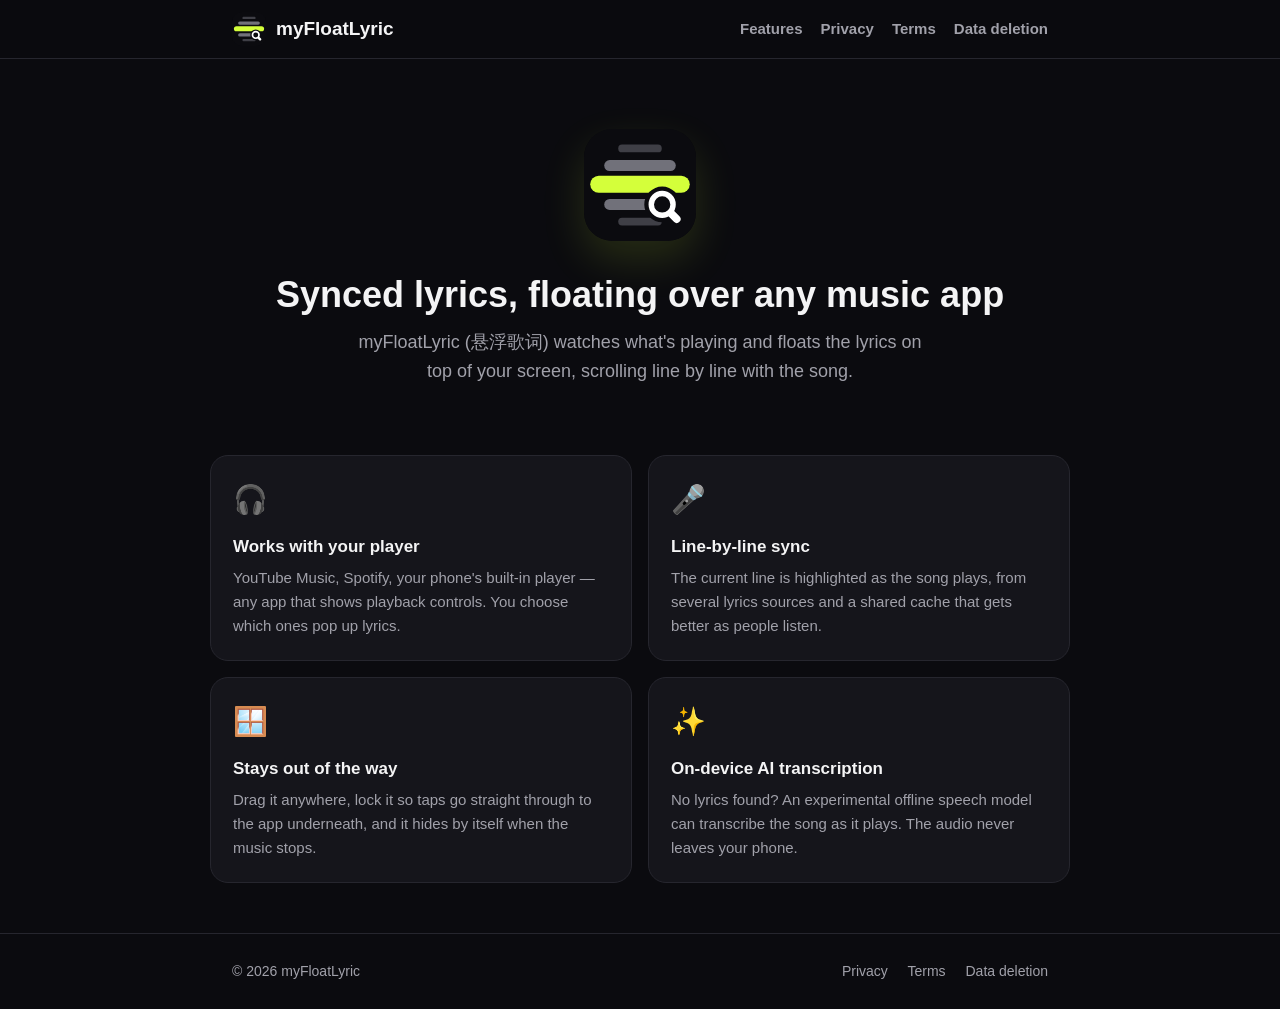
<file: index.html>
<!DOCTYPE html>
<html lang="en">
<head>
<meta charset="UTF-8">
<title>myFloatLyric — Synced lyrics over any music app</title>
<meta name="viewport" content="width=device-width, initial-scale=1">
<meta name="description" content="myFloatLyric (悬浮歌词) floats synced, scrolling lyrics over whatever music app you're using — YouTube Music, Spotify, your phone's own player and more.">
<link rel="icon" href="favicon.svg" type="image/svg+xml">
<link rel="stylesheet" href="assets/site.css">
</head>
<body>

<header>
  <div class="wrap">
    <nav>
      <a class="brand" href="index.html"><img src="assets/logo.svg" alt=""> myFloatLyric</a>
      <div class="nav-links">
        <a href="index.html#features">Features</a>
        <a href="privacy.html">Privacy</a>
        <a href="terms.html">Terms</a>
        <a href="data-deletion.html">Data deletion</a>
      </div>
    </nav>
  </div>
</header>

<main>
  <section class="wrap hero">
    <img class="logo" src="assets/logo.svg" alt="myFloatLyric app icon">
    <h1>Synced lyrics, floating over any music app</h1>
    <p>myFloatLyric (悬浮歌词) watches what's playing and floats the lyrics on top of your screen, scrolling line by line with the song.</p>
  </section>

  <section class="wrap features" id="features">
    <div class="feature">
      <div class="icon">🎧</div>
      <h3>Works with your player</h3>
      <p>YouTube Music, Spotify, your phone's built-in player — any app that shows playback controls. You choose which ones pop up lyrics.</p>
    </div>
    <div class="feature">
      <div class="icon">🎤</div>
      <h3>Line-by-line sync</h3>
      <p>The current line is highlighted as the song plays, from several lyrics sources and a shared cache that gets better as people listen.</p>
    </div>
    <div class="feature">
      <div class="icon">🪟</div>
      <h3>Stays out of the way</h3>
      <p>Drag it anywhere, lock it so taps go straight through to the app underneath, and it hides by itself when the music stops.</p>
    </div>
    <div class="feature">
      <div class="icon">✨</div>
      <h3>On-device AI transcription</h3>
      <p>No lyrics found? An experimental offline speech model can transcribe the song as it plays. The audio never leaves your phone.</p>
    </div>
  </section>
</main>

<footer>
  <div class="wrap">
    <span>© 2026 myFloatLyric</span>
    <span>
      <a href="privacy.html">Privacy</a>
      <a href="terms.html">Terms</a>
      <a href="data-deletion.html">Data deletion</a>
    </span>
  </div>
</footer>

</body>
</html>
</file>
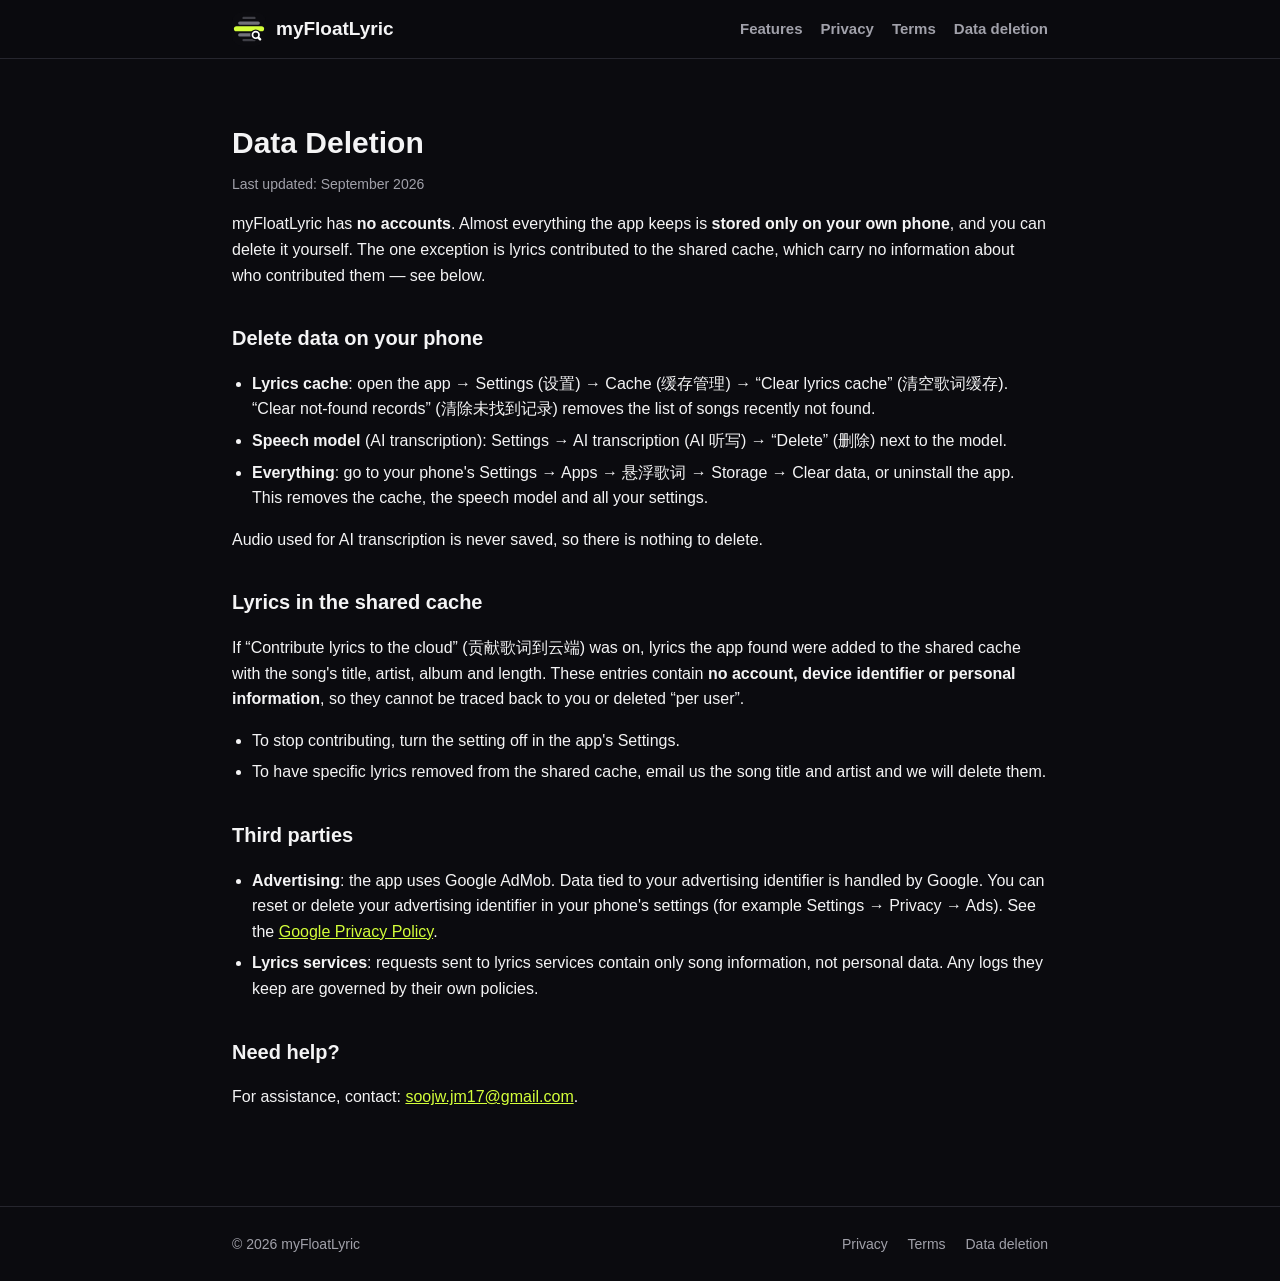
<file: data-deletion.html>
<!DOCTYPE html>
<html lang="en">
<head>
<meta charset="UTF-8">
<title>myFloatLyric — Data Deletion</title>
<meta name="viewport" content="width=device-width, initial-scale=1">
<link rel="icon" href="favicon.svg" type="image/svg+xml">
<link rel="stylesheet" href="assets/site.css">
</head>
<body>

<header>
  <div class="wrap">
    <nav>
      <a class="brand" href="index.html"><img src="assets/logo.svg" alt=""> myFloatLyric</a>
      <div class="nav-links">
        <a href="index.html#features">Features</a>
        <a href="privacy.html">Privacy</a>
        <a href="terms.html">Terms</a>
        <a href="data-deletion.html">Data deletion</a>
      </div>
    </nav>
  </div>
</header>

<main class="wrap legal-page">
  <h1>Data Deletion</h1>
  <p class="updated">Last updated: September 2026</p>

  <p>myFloatLyric has <strong>no accounts</strong>. Almost everything the app keeps is <strong>stored only on your own phone</strong>, and you can delete it yourself. The one exception is lyrics contributed to the shared cache, which carry no information about who contributed them — see below.</p>

  <h2>Delete data on your phone</h2>
  <ul>
    <li><strong>Lyrics cache</strong>: open the app → Settings (设置) → Cache (缓存管理) → “Clear lyrics cache” (清空歌词缓存). “Clear not-found records” (清除未找到记录) removes the list of songs recently not found.</li>
    <li><strong>Speech model</strong> (AI transcription): Settings → AI transcription (AI 听写) → “Delete” (删除) next to the model.</li>
    <li><strong>Everything</strong>: go to your phone's Settings → Apps → 悬浮歌词 → Storage → Clear data, or uninstall the app. This removes the cache, the speech model and all your settings.</li>
  </ul>
  <p>Audio used for AI transcription is never saved, so there is nothing to delete.</p>

  <h2>Lyrics in the shared cache</h2>
  <p>If “Contribute lyrics to the cloud” (贡献歌词到云端) was on, lyrics the app found were added to the shared cache with the song's title, artist, album and length. These entries contain <strong>no account, device identifier or personal information</strong>, so they cannot be traced back to you or deleted “per user”.</p>
  <ul>
    <li>To stop contributing, turn the setting off in the app's Settings.</li>
    <li>To have specific lyrics removed from the shared cache, email us the song title and artist and we will delete them.</li>
  </ul>

  <h2>Third parties</h2>
  <ul>
    <li><strong>Advertising</strong>: the app uses Google AdMob. Data tied to your advertising identifier is handled by Google. You can reset or delete your advertising identifier in your phone's settings (for example Settings → Privacy → Ads). See the <a href="https://policies.google.com/privacy" target="_blank" rel="noopener">Google Privacy Policy</a>.</li>
    <li><strong>Lyrics services</strong>: requests sent to lyrics services contain only song information, not personal data. Any logs they keep are governed by their own policies.</li>
  </ul>

  <h2>Need help?</h2>
  <p>For assistance, contact: <a href="mailto:soojw.jm17@gmail.com">soojw.jm17@gmail.com</a>.</p>
</main>

<footer>
  <div class="wrap">
    <span>© 2026 myFloatLyric</span>
    <span>
      <a href="privacy.html">Privacy</a>
      <a href="terms.html">Terms</a>
      <a href="data-deletion.html">Data deletion</a>
    </span>
  </div>
</footer>

</body>
</html>
</file>
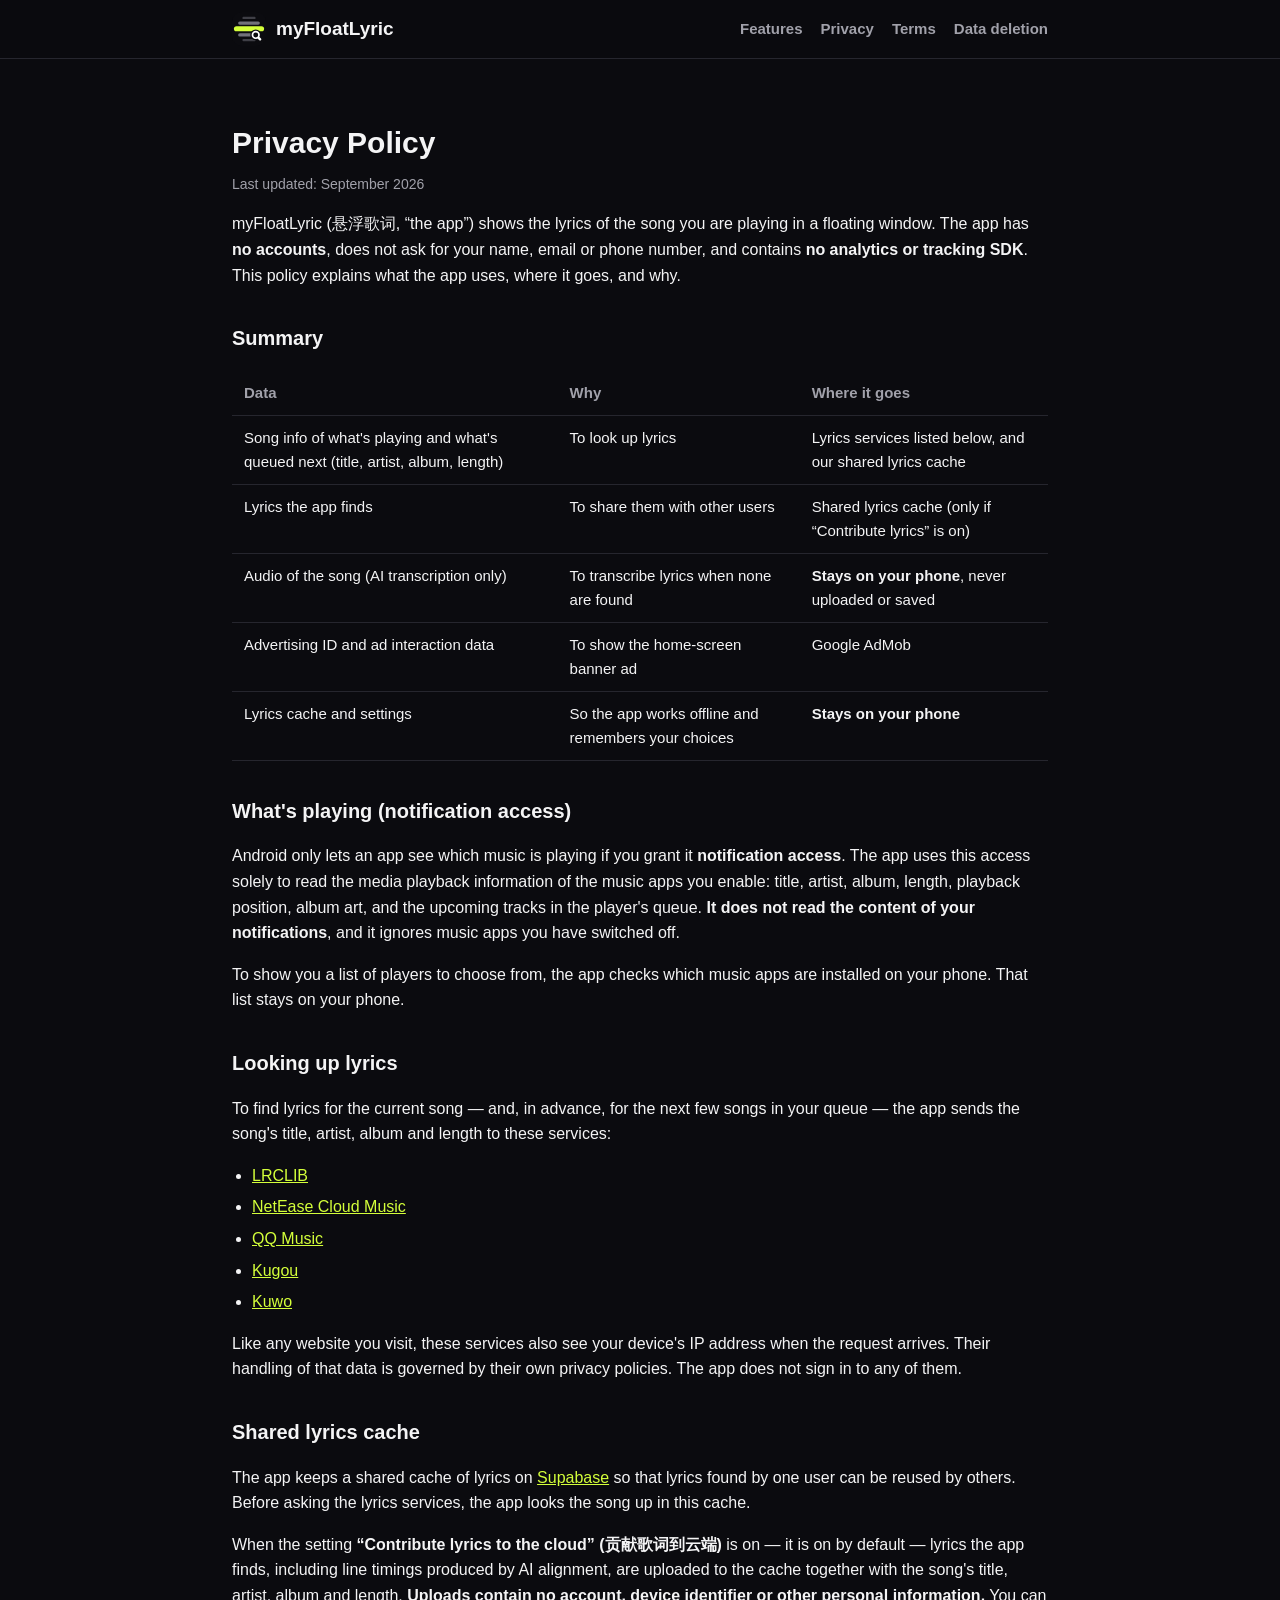
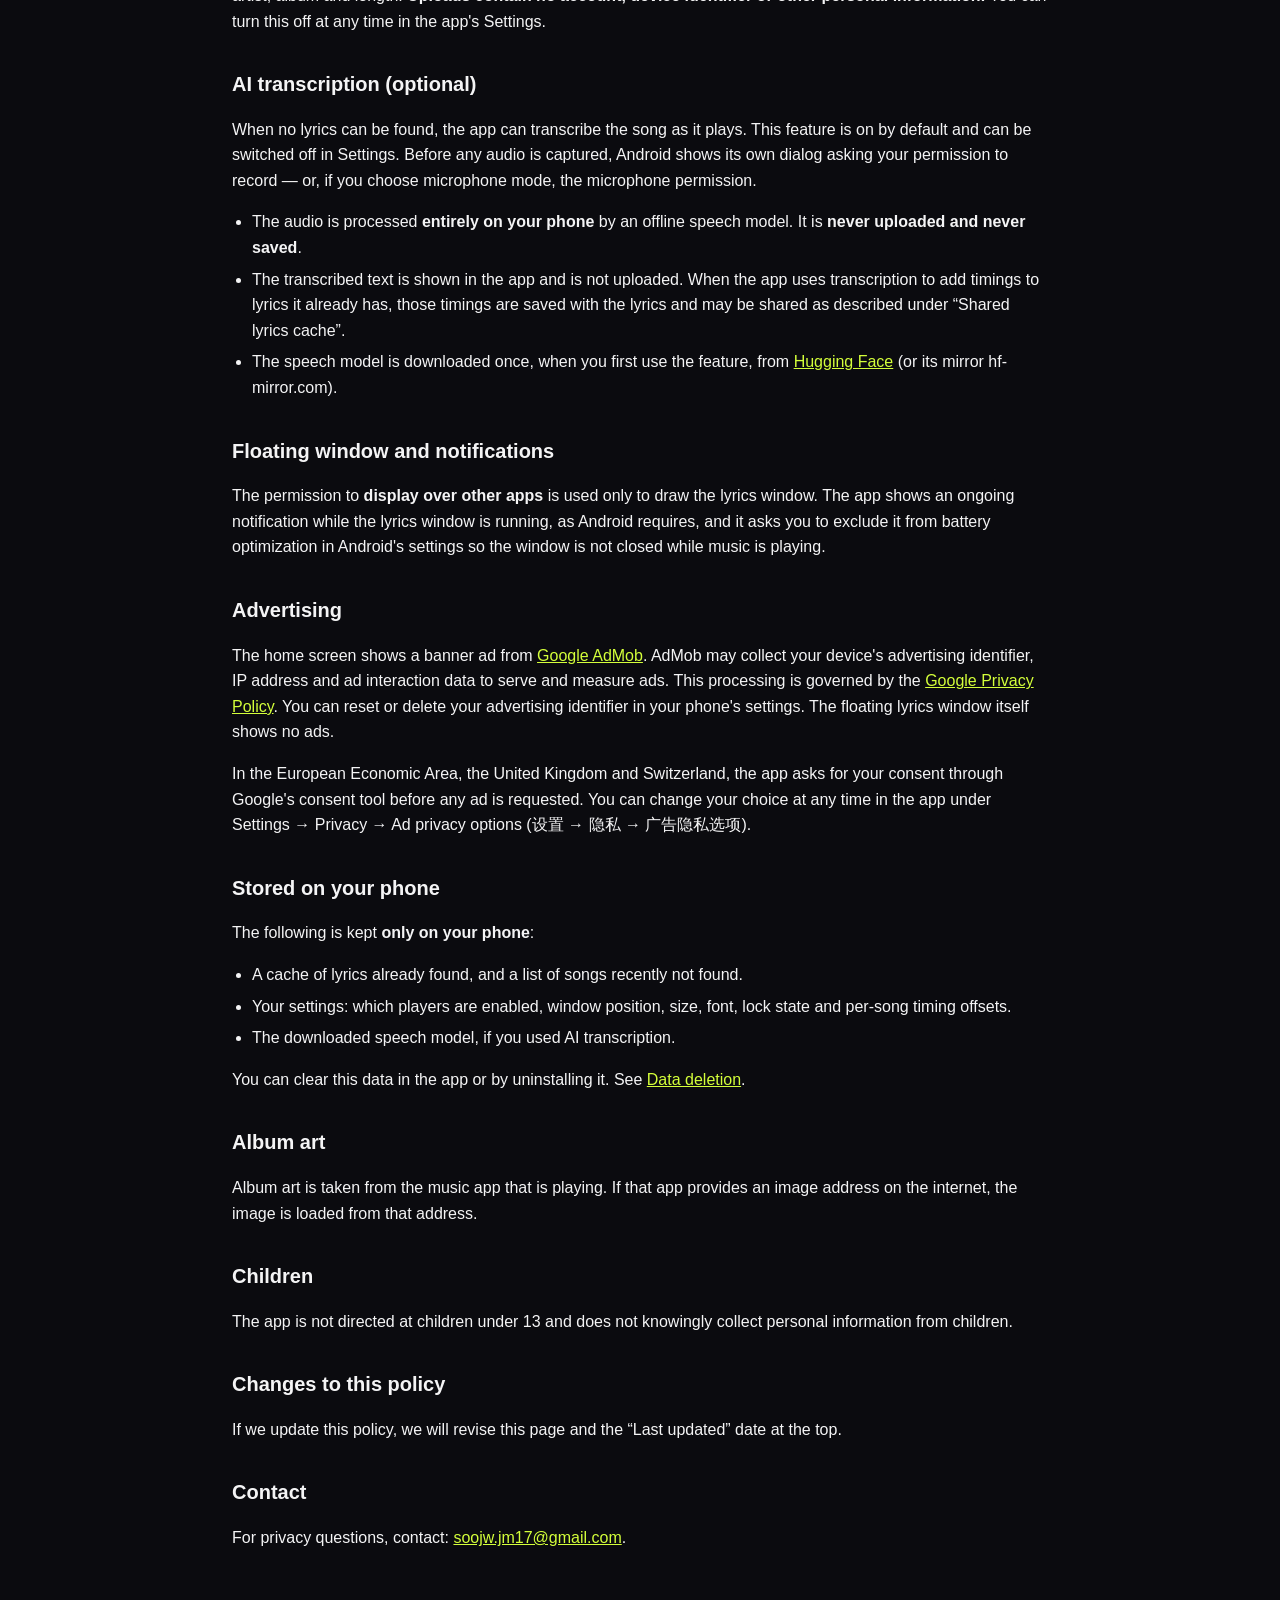
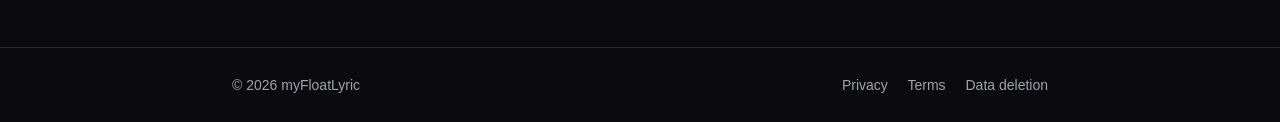
<file: privacy.html>
<!DOCTYPE html>
<html lang="en">
<head>
<meta charset="UTF-8">
<title>myFloatLyric — Privacy Policy</title>
<meta name="viewport" content="width=device-width, initial-scale=1">
<link rel="icon" href="favicon.svg" type="image/svg+xml">
<link rel="stylesheet" href="assets/site.css">
</head>
<body>

<header>
  <div class="wrap">
    <nav>
      <a class="brand" href="index.html"><img src="assets/logo.svg" alt=""> myFloatLyric</a>
      <div class="nav-links">
        <a href="index.html#features">Features</a>
        <a href="privacy.html">Privacy</a>
        <a href="terms.html">Terms</a>
        <a href="data-deletion.html">Data deletion</a>
      </div>
    </nav>
  </div>
</header>

<main class="wrap legal-page">
  <h1>Privacy Policy</h1>
  <p class="updated">Last updated: September 2026</p>

  <p>myFloatLyric (悬浮歌词, “the app”) shows the lyrics of the song you are playing in a floating window. The app has <strong>no accounts</strong>, does not ask for your name, email or phone number, and contains <strong>no analytics or tracking SDK</strong>. This policy explains what the app uses, where it goes, and why.</p>

  <h2>Summary</h2>
  <div class="table-scroll">
  <table>
    <tr><th>Data</th><th>Why</th><th>Where it goes</th></tr>
    <tr><td>Song info of what's playing and what's queued next (title, artist, album, length)</td><td>To look up lyrics</td><td>Lyrics services listed below, and our shared lyrics cache</td></tr>
    <tr><td>Lyrics the app finds</td><td>To share them with other users</td><td>Shared lyrics cache (only if “Contribute lyrics” is on)</td></tr>
    <tr><td>Audio of the song (AI transcription only)</td><td>To transcribe lyrics when none are found</td><td><strong>Stays on your phone</strong>, never uploaded or saved</td></tr>
    <tr><td>Advertising ID and ad interaction data</td><td>To show the home-screen banner ad</td><td>Google AdMob</td></tr>
    <tr><td>Lyrics cache and settings</td><td>So the app works offline and remembers your choices</td><td><strong>Stays on your phone</strong></td></tr>
  </table>
  </div>

  <h2>What's playing (notification access)</h2>
  <p>Android only lets an app see which music is playing if you grant it <strong>notification access</strong>. The app uses this access solely to read the media playback information of the music apps you enable: title, artist, album, length, playback position, album art, and the upcoming tracks in the player's queue. <strong>It does not read the content of your notifications</strong>, and it ignores music apps you have switched off.</p>
  <p>To show you a list of players to choose from, the app checks which music apps are installed on your phone. That list stays on your phone.</p>

  <h2>Looking up lyrics</h2>
  <p>To find lyrics for the current song — and, in advance, for the next few songs in your queue — the app sends the song's title, artist, album and length to these services:</p>
  <ul>
    <li><a href="https://lrclib.net" target="_blank" rel="noopener">LRCLIB</a></li>
    <li><a href="https://music.163.com" target="_blank" rel="noopener">NetEase Cloud Music</a></li>
    <li><a href="https://y.qq.com" target="_blank" rel="noopener">QQ Music</a></li>
    <li><a href="https://www.kugou.com" target="_blank" rel="noopener">Kugou</a></li>
    <li><a href="https://www.kuwo.cn" target="_blank" rel="noopener">Kuwo</a></li>
  </ul>
  <p>Like any website you visit, these services also see your device's IP address when the request arrives. Their handling of that data is governed by their own privacy policies. The app does not sign in to any of them.</p>

  <h2>Shared lyrics cache</h2>
  <p>The app keeps a shared cache of lyrics on <a href="https://supabase.com" target="_blank" rel="noopener">Supabase</a> so that lyrics found by one user can be reused by others. Before asking the lyrics services, the app looks the song up in this cache.</p>
  <p>When the setting <strong>“Contribute lyrics to the cloud” (贡献歌词到云端)</strong> is on — it is on by default — lyrics the app finds, including line timings produced by AI alignment, are uploaded to the cache together with the song's title, artist, album and length. <strong>Uploads contain no account, device identifier or other personal information.</strong> You can turn this off at any time in the app's Settings.</p>

  <h2>AI transcription (optional)</h2>
  <p>When no lyrics can be found, the app can transcribe the song as it plays. This feature is on by default and can be switched off in Settings. Before any audio is captured, Android shows its own dialog asking your permission to record — or, if you choose microphone mode, the microphone permission.</p>
  <ul>
    <li>The audio is processed <strong>entirely on your phone</strong> by an offline speech model. It is <strong>never uploaded and never saved</strong>.</li>
    <li>The transcribed text is shown in the app and is not uploaded. When the app uses transcription to add timings to lyrics it already has, those timings are saved with the lyrics and may be shared as described under “Shared lyrics cache”.</li>
    <li>The speech model is downloaded once, when you first use the feature, from <a href="https://huggingface.co" target="_blank" rel="noopener">Hugging Face</a> (or its mirror hf-mirror.com).</li>
  </ul>

  <h2>Floating window and notifications</h2>
  <p>The permission to <strong>display over other apps</strong> is used only to draw the lyrics window. The app shows an ongoing notification while the lyrics window is running, as Android requires, and it asks you to exclude it from battery optimization in Android's settings so the window is not closed while music is playing.</p>

  <h2>Advertising</h2>
  <p>The home screen shows a banner ad from <a href="https://admob.google.com" target="_blank" rel="noopener">Google AdMob</a>. AdMob may collect your device's advertising identifier, IP address and ad interaction data to serve and measure ads. This processing is governed by the <a href="https://policies.google.com/privacy" target="_blank" rel="noopener">Google Privacy Policy</a>. You can reset or delete your advertising identifier in your phone's settings. The floating lyrics window itself shows no ads.</p>
  <p>In the European Economic Area, the United Kingdom and Switzerland, the app asks for your consent through Google's consent tool before any ad is requested. You can change your choice at any time in the app under Settings → Privacy → Ad privacy options (设置 → 隐私 → 广告隐私选项).</p>

  <h2>Stored on your phone</h2>
  <p>The following is kept <strong>only on your phone</strong>:</p>
  <ul>
    <li>A cache of lyrics already found, and a list of songs recently not found.</li>
    <li>Your settings: which players are enabled, window position, size, font, lock state and per-song timing offsets.</li>
    <li>The downloaded speech model, if you used AI transcription.</li>
  </ul>
  <p>You can clear this data in the app or by uninstalling it. See <a href="data-deletion.html">Data deletion</a>.</p>

  <h2>Album art</h2>
  <p>Album art is taken from the music app that is playing. If that app provides an image address on the internet, the image is loaded from that address.</p>

  <h2>Children</h2>
  <p>The app is not directed at children under 13 and does not knowingly collect personal information from children.</p>

  <h2>Changes to this policy</h2>
  <p>If we update this policy, we will revise this page and the “Last updated” date at the top.</p>

  <h2>Contact</h2>
  <p>For privacy questions, contact: <a href="mailto:soojw.jm17@gmail.com">soojw.jm17@gmail.com</a>.</p>
</main>

<footer>
  <div class="wrap">
    <span>© 2026 myFloatLyric</span>
    <span>
      <a href="privacy.html">Privacy</a>
      <a href="terms.html">Terms</a>
      <a href="data-deletion.html">Data deletion</a>
    </span>
  </div>
</footer>

</body>
</html>
</file>
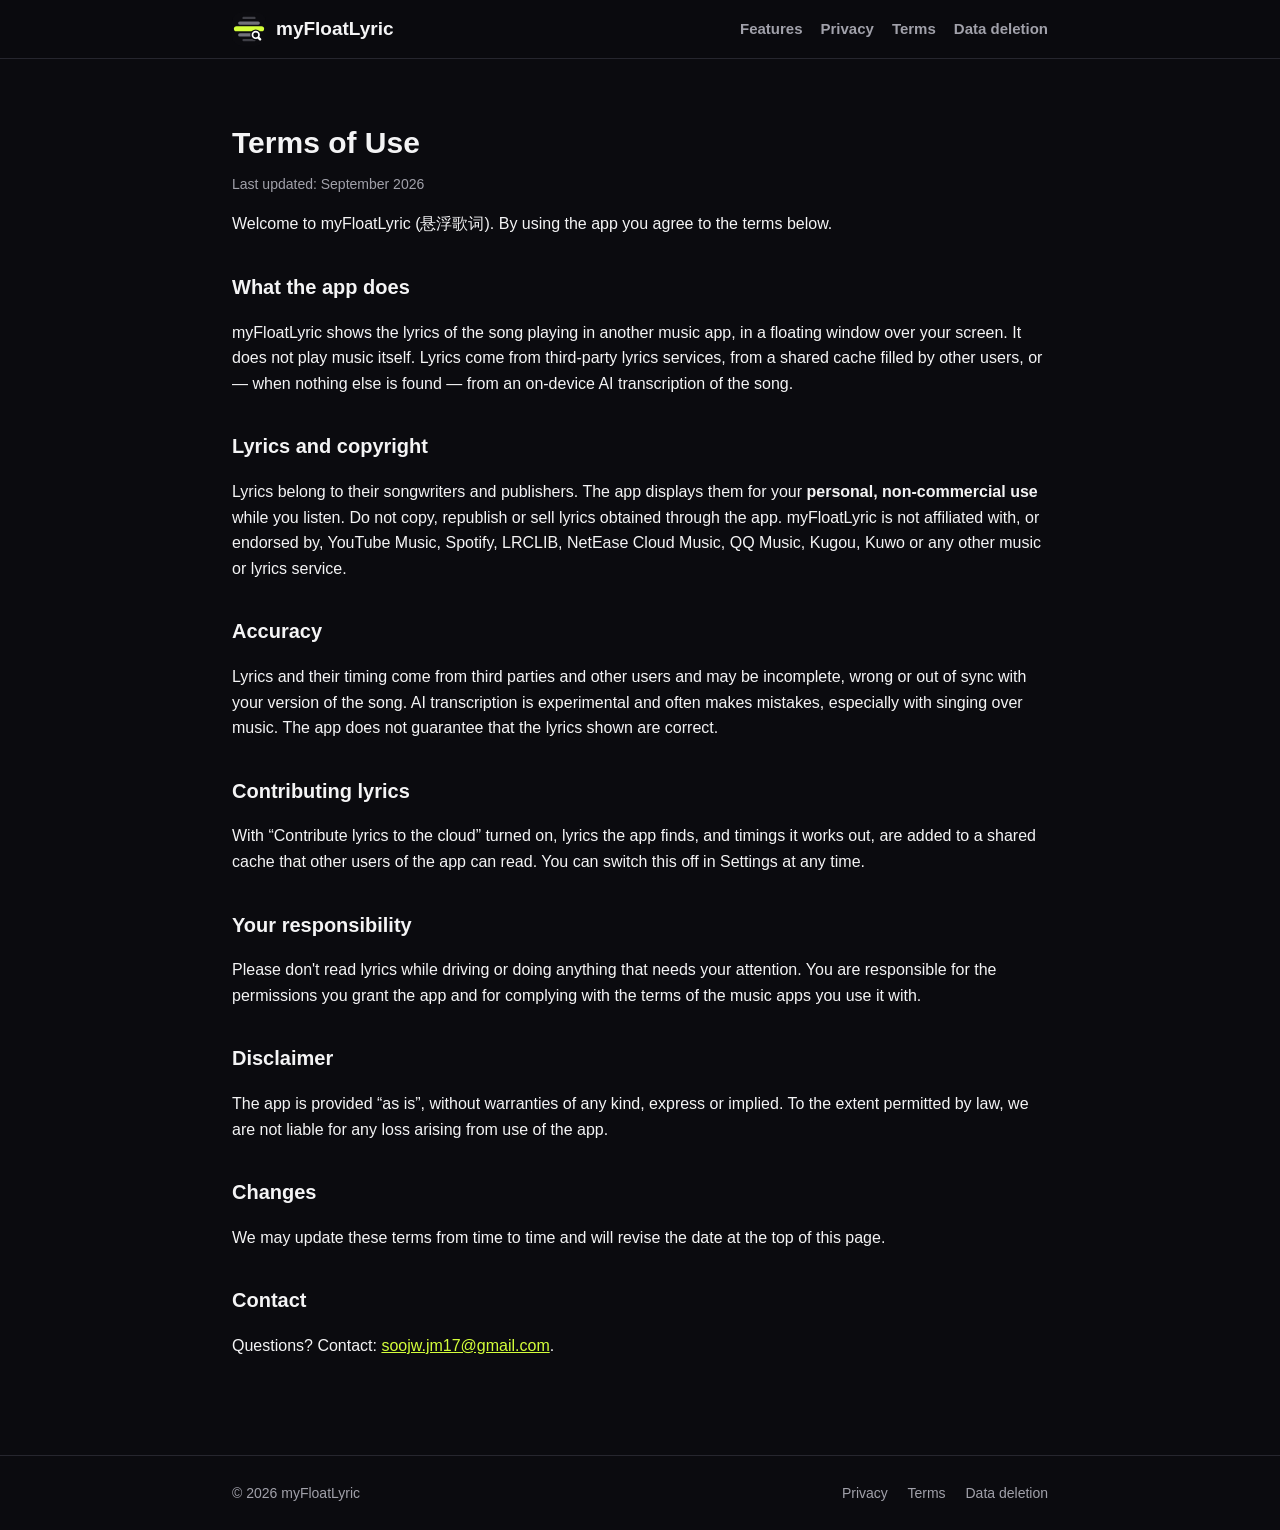
<file: terms.html>
<!DOCTYPE html>
<html lang="en">
<head>
<meta charset="UTF-8">
<title>myFloatLyric — Terms of Use</title>
<meta name="viewport" content="width=device-width, initial-scale=1">
<link rel="icon" href="favicon.svg" type="image/svg+xml">
<link rel="stylesheet" href="assets/site.css">
</head>
<body>

<header>
  <div class="wrap">
    <nav>
      <a class="brand" href="index.html"><img src="assets/logo.svg" alt=""> myFloatLyric</a>
      <div class="nav-links">
        <a href="index.html#features">Features</a>
        <a href="privacy.html">Privacy</a>
        <a href="terms.html">Terms</a>
        <a href="data-deletion.html">Data deletion</a>
      </div>
    </nav>
  </div>
</header>

<main class="wrap legal-page">
  <h1>Terms of Use</h1>
  <p class="updated">Last updated: September 2026</p>

  <p>Welcome to myFloatLyric (悬浮歌词). By using the app you agree to the terms below.</p>

  <h2>What the app does</h2>
  <p>myFloatLyric shows the lyrics of the song playing in another music app, in a floating window over your screen. It does not play music itself. Lyrics come from third-party lyrics services, from a shared cache filled by other users, or — when nothing else is found — from an on-device AI transcription of the song.</p>

  <h2>Lyrics and copyright</h2>
  <p>Lyrics belong to their songwriters and publishers. The app displays them for your <strong>personal, non-commercial use</strong> while you listen. Do not copy, republish or sell lyrics obtained through the app. myFloatLyric is not affiliated with, or endorsed by, YouTube Music, Spotify, LRCLIB, NetEase Cloud Music, QQ Music, Kugou, Kuwo or any other music or lyrics service.</p>

  <h2>Accuracy</h2>
  <p>Lyrics and their timing come from third parties and other users and may be incomplete, wrong or out of sync with your version of the song. AI transcription is experimental and often makes mistakes, especially with singing over music. The app does not guarantee that the lyrics shown are correct.</p>

  <h2>Contributing lyrics</h2>
  <p>With “Contribute lyrics to the cloud” turned on, lyrics the app finds, and timings it works out, are added to a shared cache that other users of the app can read. You can switch this off in Settings at any time.</p>

  <h2>Your responsibility</h2>
  <p>Please don't read lyrics while driving or doing anything that needs your attention. You are responsible for the permissions you grant the app and for complying with the terms of the music apps you use it with.</p>

  <h2>Disclaimer</h2>
  <p>The app is provided “as is”, without warranties of any kind, express or implied. To the extent permitted by law, we are not liable for any loss arising from use of the app.</p>

  <h2>Changes</h2>
  <p>We may update these terms from time to time and will revise the date at the top of this page.</p>

  <h2>Contact</h2>
  <p>Questions? Contact: <a href="mailto:soojw.jm17@gmail.com">soojw.jm17@gmail.com</a>.</p>
</main>

<footer>
  <div class="wrap">
    <span>© 2026 myFloatLyric</span>
    <span>
      <a href="privacy.html">Privacy</a>
      <a href="terms.html">Terms</a>
      <a href="data-deletion.html">Data deletion</a>
    </span>
  </div>
</footer>

</body>
</html>
</file>
<file: assets/site.css>
:root {
  --lime: #d4ff3a;
  --ink: #f4f4f5;
  --muted: #a1a1aa;
  --bg: #0b0b0f;
  --card: #15151b;
  --line: #26262e;
  --radius: 18px;
}

* { box-sizing: border-box; }

html { scroll-behavior: smooth; }

body {
  margin: 0;
  font-family: -apple-system, BlinkMacSystemFont, "Segoe UI", Roboto,
    "Helvetica Neue", Arial, "PingFang SC", "Microsoft YaHei", sans-serif;
  color: var(--ink);
  background: var(--bg);
  line-height: 1.6;
}

.wrap { width: 100%; max-width: 860px; margin: 0 auto; padding: 0 22px; }

a { color: var(--lime); }

/* Header */
header {
  position: sticky;
  top: 0;
  z-index: 10;
  background: rgba(11, 11, 15, 0.88);
  backdrop-filter: blur(10px);
  border-bottom: 1px solid var(--line);
}
nav {
  display: flex;
  align-items: center;
  justify-content: space-between;
  gap: 16px;
  flex-wrap: wrap;
  padding: 12px 0;
}
.brand {
  display: flex;
  align-items: center;
  gap: 10px;
  font-weight: 800;
  font-size: 19px;
  color: var(--ink);
  text-decoration: none;
}
.brand img { width: 34px; height: 34px; border-radius: 10px; }
.nav-links { display: flex; gap: 18px; flex-wrap: wrap; }
.nav-links a {
  color: var(--muted);
  text-decoration: none;
  font-size: 15px;
  font-weight: 600;
}
.nav-links a:hover { color: var(--lime); }

/* Hero */
.hero { text-align: center; padding: 70px 0 40px; }
.hero .logo {
  width: 112px;
  height: 112px;
  margin: 0 auto 24px;
  border-radius: 28px;
  box-shadow: 0 18px 44px rgba(212, 255, 58, 0.14);
}
.hero h1 { font-size: 36px; margin: 0 0 12px; line-height: 1.2; }
.hero p { font-size: 18px; color: var(--muted); max-width: 580px; margin: 0 auto; }

/* Feature cards */
.features {
  display: grid;
  grid-template-columns: repeat(2, 1fr);
  gap: 16px;
  padding: 30px 0 50px;
}
.feature {
  background: var(--card);
  border: 1px solid var(--line);
  border-radius: var(--radius);
  padding: 22px;
}
.feature .icon { font-size: 28px; }
.feature h3 { margin: 10px 0 6px; font-size: 17px; }
.feature p { margin: 0; color: var(--muted); font-size: 15px; }

/* Legal pages */
/* Only top/bottom: the side padding comes from .wrap. */
.legal-page { padding-top: 40px; padding-bottom: 80px; }
.legal-page h1 { font-size: 30px; margin-bottom: 6px; }
.legal-page h2 { font-size: 20px; margin-top: 34px; }
.legal-page .updated { color: var(--muted); font-size: 14px; margin-top: 0; }
.legal-page ul { padding-left: 20px; }
.legal-page li { margin: 6px 0; }
.legal-page table { width: 100%; border-collapse: collapse; font-size: 15px; }
.legal-page th,
.legal-page td {
  text-align: left;
  vertical-align: top;
  padding: 10px 12px;
  border-bottom: 1px solid var(--line);
}
.legal-page th { color: var(--muted); font-weight: 600; }
.table-scroll { overflow-x: auto; }

/* Footer */
footer {
  border-top: 1px solid var(--line);
  padding: 26px 0;
  color: var(--muted);
  font-size: 14px;
}
footer .wrap { display: flex; justify-content: space-between; flex-wrap: wrap; gap: 10px; }
footer a { color: var(--muted); text-decoration: none; margin-left: 16px; }
footer a:hover { color: var(--lime); }

@media (max-width: 560px) {
  .hero h1 { font-size: 28px; }
  .features { grid-template-columns: 1fr; }
  .nav-links { gap: 12px; }
  footer a { margin-left: 0; margin-right: 16px; }
}
</file>
